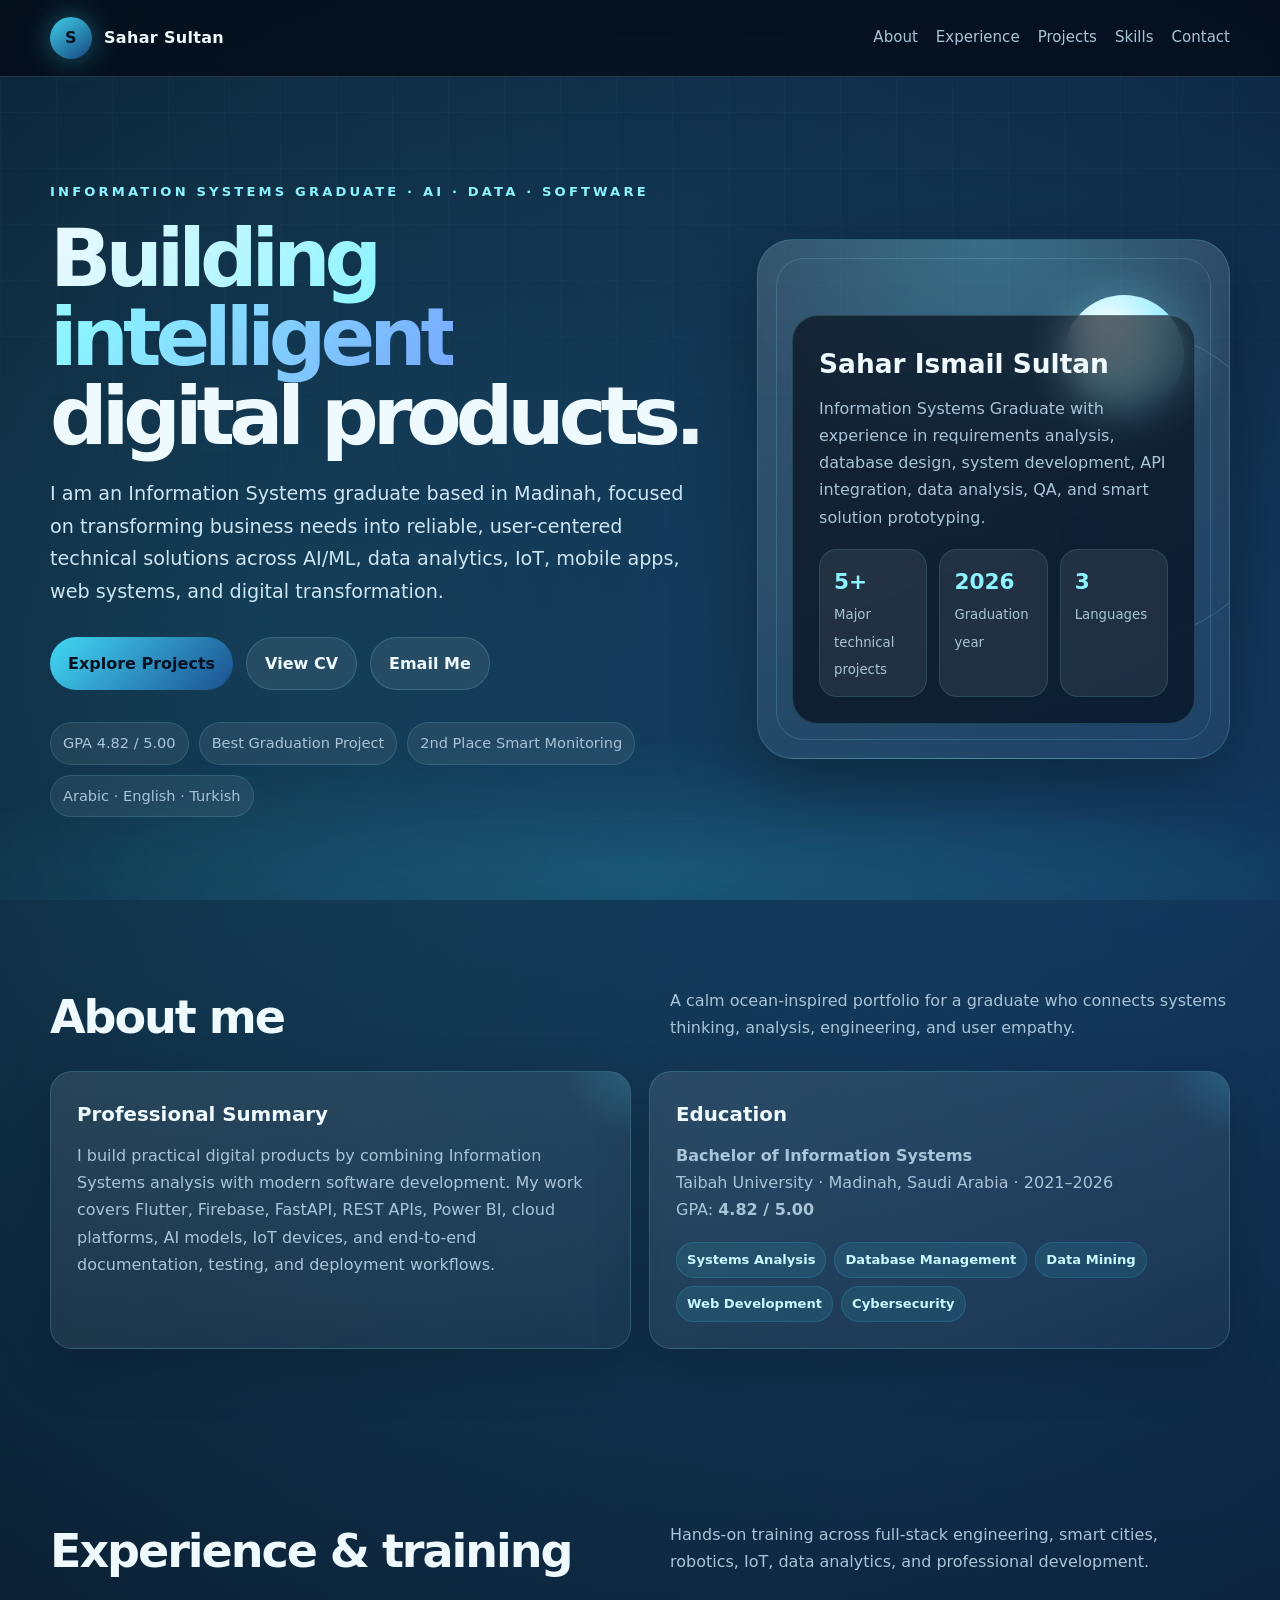
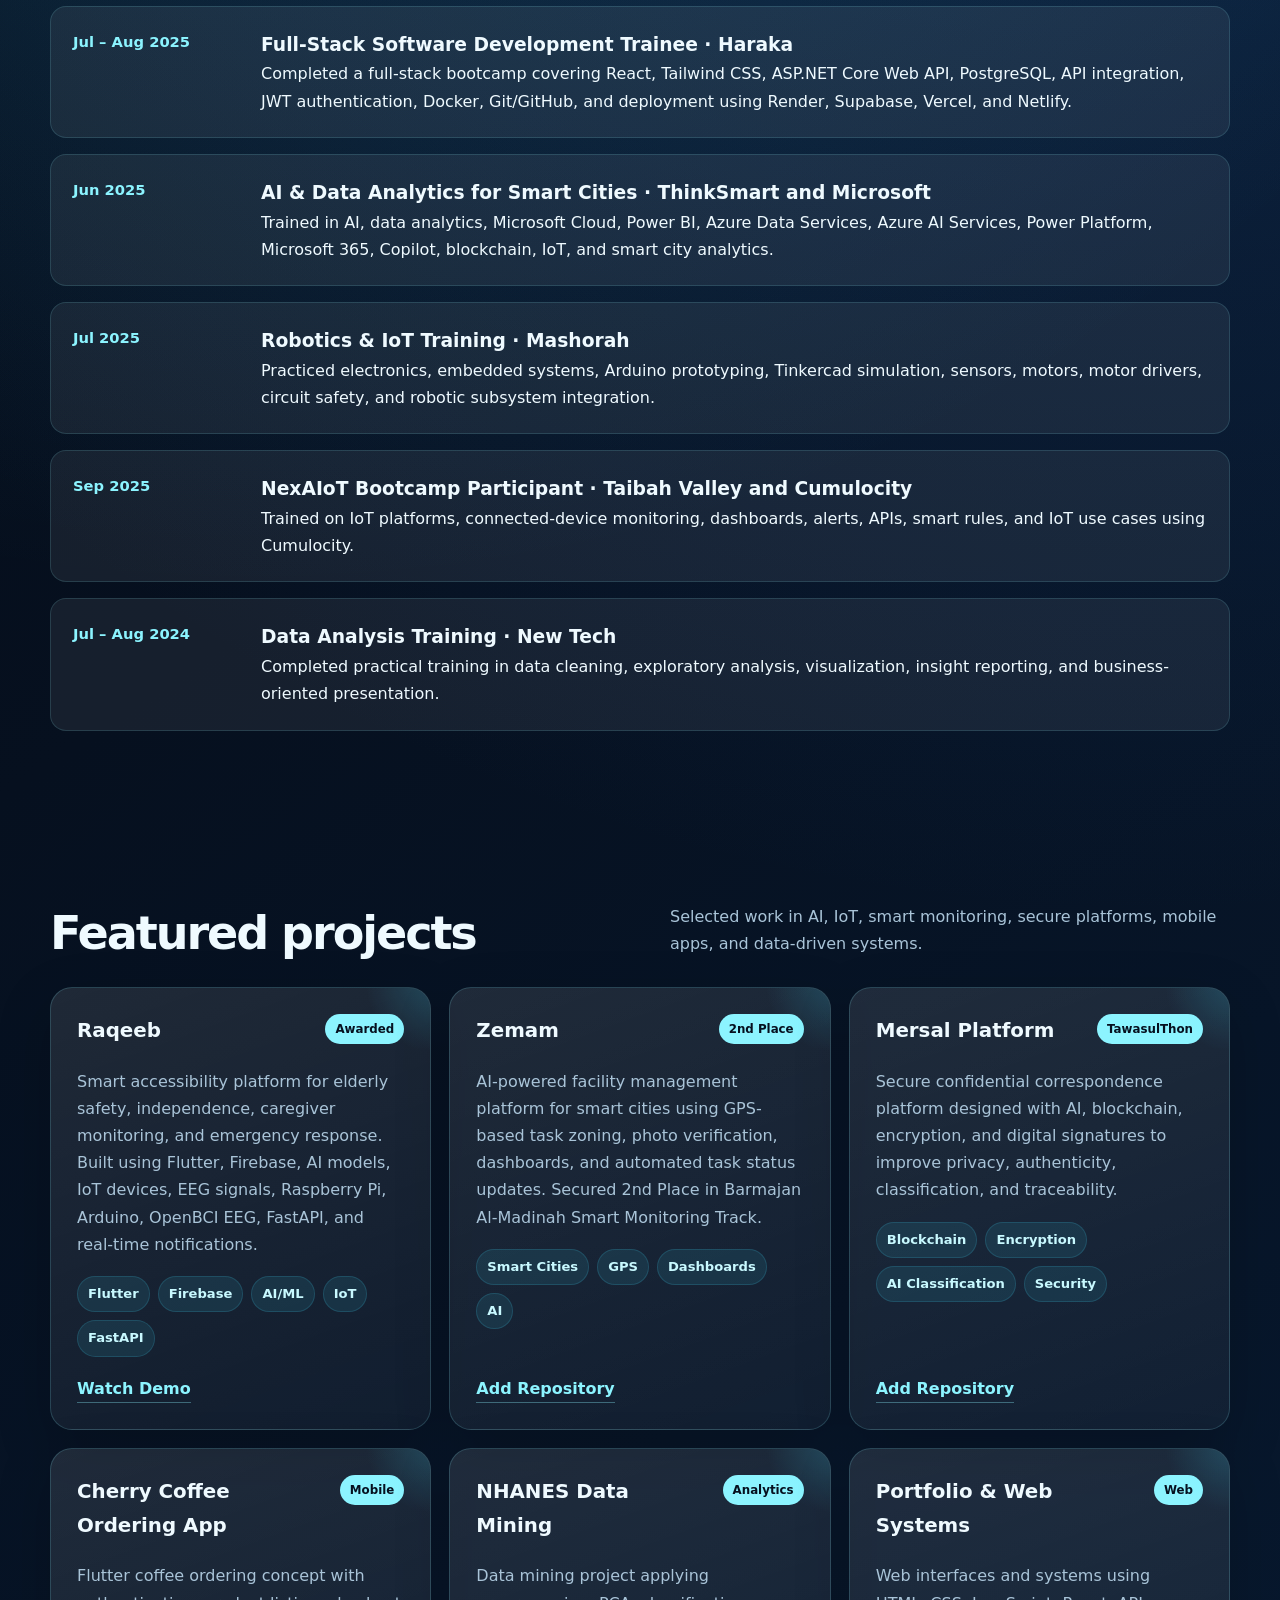
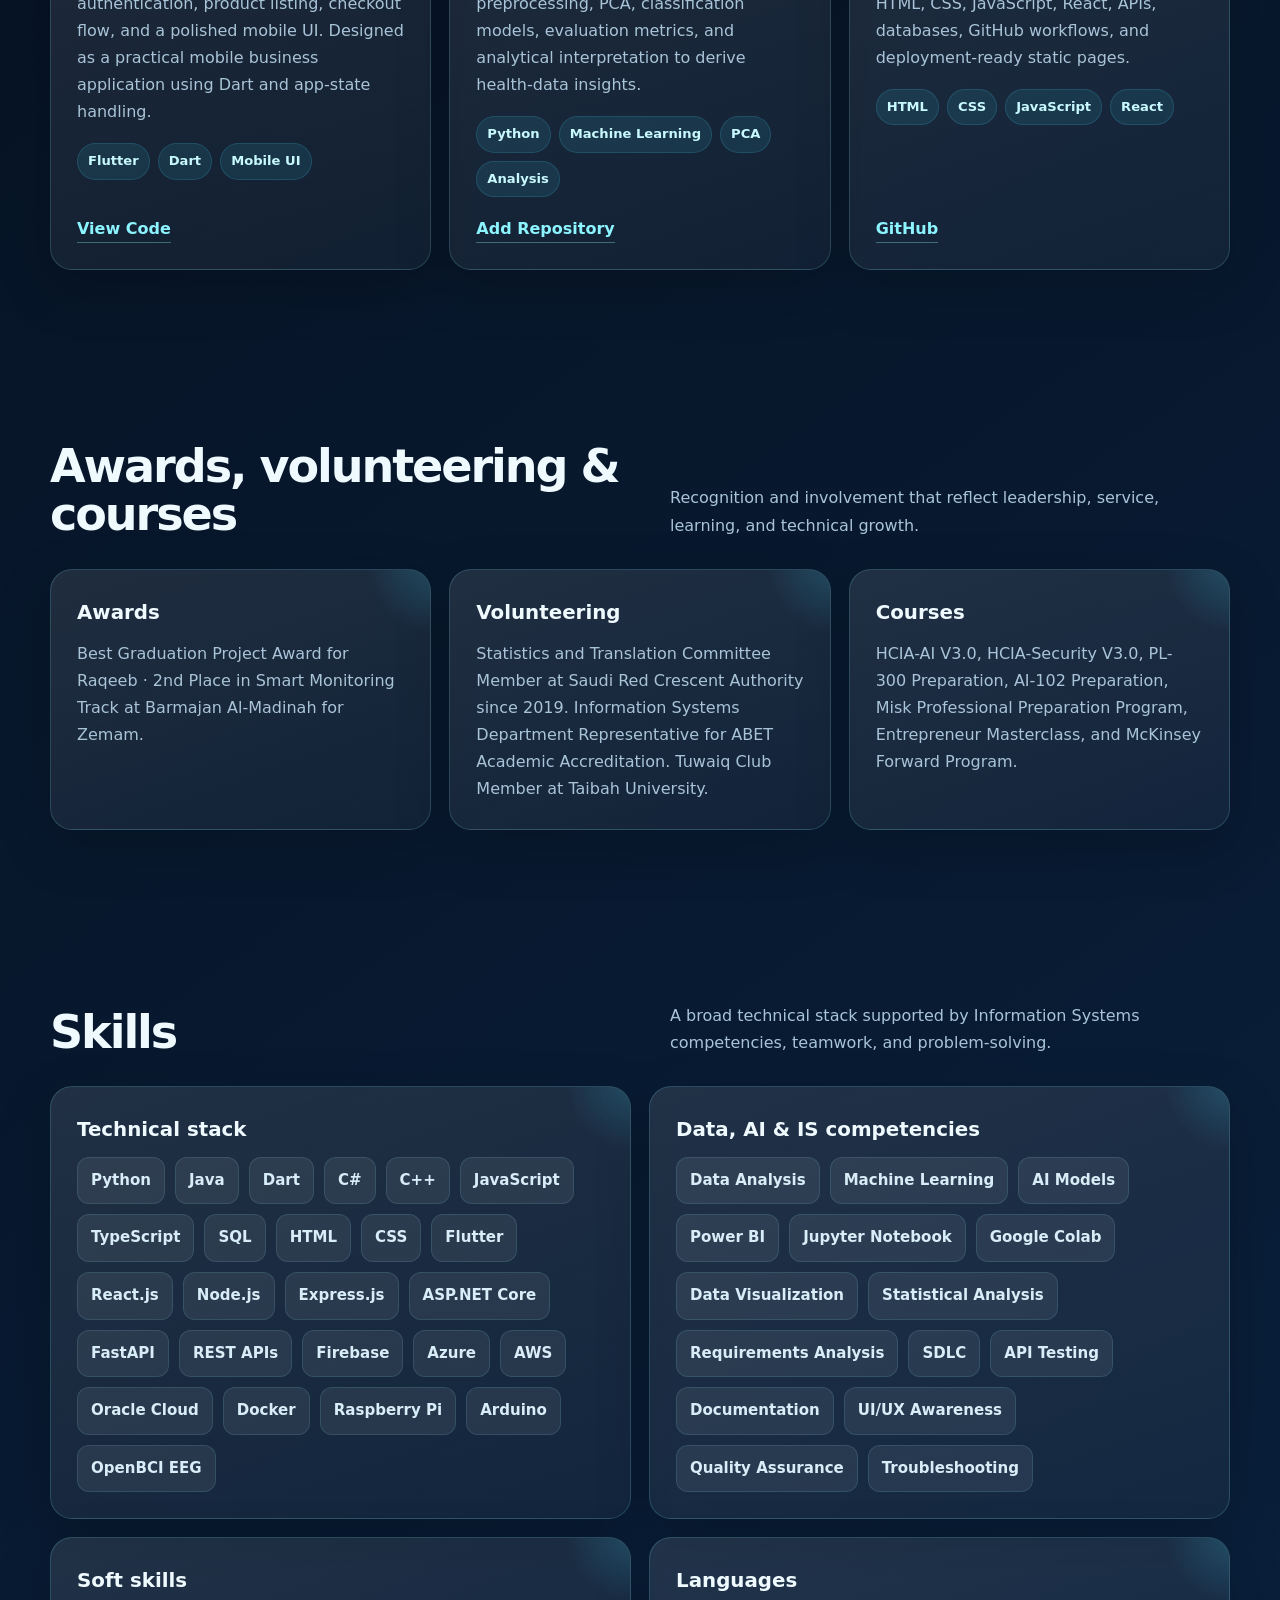
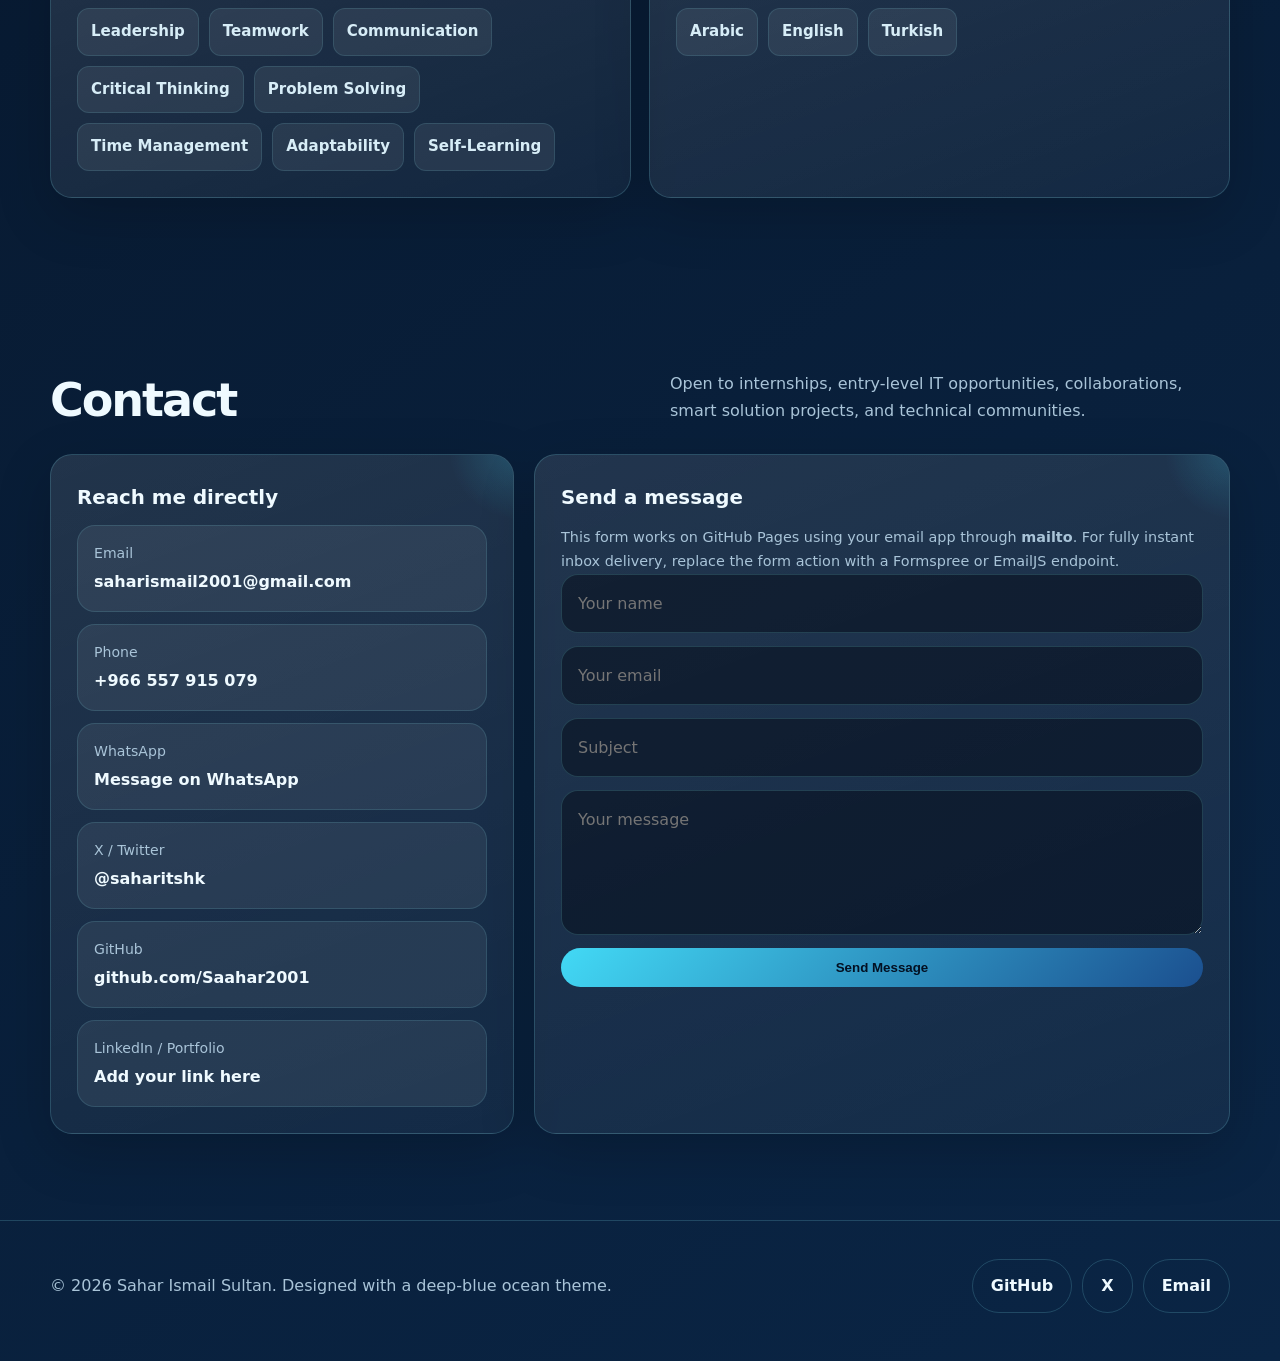
<file: sahar_portfolio_index.html>
<!DOCTYPE html>
<html lang="en">
<head>
  <meta charset="UTF-8" />
  <meta name="viewport" content="width=device-width, initial-scale=1.0" />
  <meta name="description" content="Sahar Ismail Sultan — Information Systems Graduate portfolio in AI, Data Analysis, IoT, Flutter, Software Development, and Smart Digital Solutions." />
  <meta name="author" content="Sahar Ismail Sultan" />
  <meta property="og:title" content="Sahar Ismail Sultan | Portfolio" />
  <meta property="og:description" content="Information Systems Graduate | Data Analysis | AI/ML | Software Development" />
  <meta property="og:type" content="website" />
  <title>Sahar Ismail Sultan | Portfolio</title>

  <style>
    :root {
      --bg: #06101f;
      --bg-2: #091b33;
      --navy: #0b1f3a;
      --deep: #0a2545;
      --blue: #1b4f8f;
      --cyan: #42d9f5;
      --aqua: #8cf4ff;
      --pearl: #effaff;
      --muted: #a9c4d8;
      --glass: rgba(255, 255, 255, 0.08);
      --glass-strong: rgba(255, 255, 255, 0.13);
      --border: rgba(140, 244, 255, 0.18);
      --shadow: 0 24px 80px rgba(0, 0, 0, 0.35);
      --radius-xl: 30px;
      --radius-lg: 22px;
      --radius-md: 16px;
      --max: 1180px;
    }

    * {
      box-sizing: border-box;
      margin: 0;
      padding: 0;
      scroll-behavior: smooth;
    }

    body {
      font-family: Inter, ui-sans-serif, system-ui, -apple-system, BlinkMacSystemFont, "Segoe UI", sans-serif;
      color: var(--pearl);
      background:
        radial-gradient(circle at 20% 10%, rgba(66, 217, 245, 0.18), transparent 28%),
        radial-gradient(circle at 90% 12%, rgba(27, 79, 143, 0.50), transparent 32%),
        linear-gradient(145deg, #030712 0%, #06101f 34%, #0a2545 100%);
      line-height: 1.7;
      overflow-x: hidden;
    }

    body::before {
      content: "";
      position: fixed;
      inset: 0;
      z-index: -3;
      background-image:
        linear-gradient(rgba(140,244,255,0.035) 1px, transparent 1px),
        linear-gradient(90deg, rgba(140,244,255,0.035) 1px, transparent 1px);
      background-size: 56px 56px;
      mask-image: linear-gradient(to bottom, rgba(0,0,0,1), transparent 86%);
    }

    .ocean {
      position: fixed;
      inset: auto 0 0 0;
      height: 40vh;
      z-index: -2;
      pointer-events: none;
      opacity: 0.82;
      overflow: hidden;
    }

    .wave {
      position: absolute;
      left: -10%;
      bottom: -90px;
      width: 120%;
      height: 260px;
      background: radial-gradient(ellipse at center, rgba(66,217,245,0.13) 0%, rgba(66,217,245,0.05) 42%, transparent 70%);
      border-radius: 43%;
      animation: drift 14s ease-in-out infinite alternate;
      filter: blur(2px);
    }

    .wave:nth-child(2) {
      bottom: -125px;
      animation-duration: 19s;
      opacity: 0.65;
      transform: scaleX(1.2);
    }

    .wave:nth-child(3) {
      bottom: -155px;
      animation-duration: 24s;
      opacity: 0.48;
      transform: scaleX(1.4);
    }

    @keyframes drift {
      from { transform: translateX(-3%) rotate(0deg); }
      to { transform: translateX(3%) rotate(2deg); }
    }

    a {
      color: inherit;
      text-decoration: none;
    }

    .container {
      width: min(var(--max), calc(100% - 34px));
      margin: 0 auto;
    }

    header {
      position: sticky;
      top: 0;
      z-index: 20;
      backdrop-filter: blur(20px);
      background: rgba(3, 7, 18, 0.72);
      border-bottom: 1px solid var(--border);
    }

    .nav {
      height: 76px;
      display: flex;
      align-items: center;
      justify-content: space-between;
      gap: 20px;
    }

    .brand {
      display: flex;
      align-items: center;
      gap: 12px;
      font-weight: 800;
      letter-spacing: 0.02em;
    }

    .logo {
      width: 42px;
      height: 42px;
      border-radius: 50%;
      display: grid;
      place-items: center;
      background: linear-gradient(145deg, rgba(66,217,245,0.95), rgba(27,79,143,0.85));
      color: #031022;
      box-shadow: 0 0 28px rgba(66,217,245,0.38);
      font-weight: 900;
    }

    nav ul {
      list-style: none;
      display: flex;
      align-items: center;
      gap: 18px;
      color: var(--muted);
      font-size: 0.94rem;
    }

    nav a:hover {
      color: var(--aqua);
    }

    .btn {
      display: inline-flex;
      align-items: center;
      justify-content: center;
      gap: 10px;
      border: 1px solid var(--border);
      border-radius: 999px;
      padding: 12px 18px;
      background: rgba(255, 255, 255, 0.08);
      color: var(--pearl);
      transition: 0.25s ease;
      font-weight: 700;
      cursor: pointer;
    }

    .btn:hover {
      transform: translateY(-2px);
      border-color: rgba(140,244,255,0.55);
      box-shadow: 0 14px 35px rgba(66,217,245,0.14);
    }

    .btn.primary {
      background: linear-gradient(135deg, #42d9f5, #1b4f8f);
      color: #031022;
      border: 0;
    }

    .btn.ghost {
      background: transparent;
    }

    .hero {
      min-height: calc(100vh - 76px);
      display: grid;
      grid-template-columns: 1.16fr 0.84fr;
      align-items: center;
      gap: 54px;
      padding: 78px 0 58px;
    }

    .eyebrow {
      color: var(--aqua);
      text-transform: uppercase;
      font-size: 0.82rem;
      letter-spacing: 0.24em;
      font-weight: 800;
      margin-bottom: 16px;
    }

    h1 {
      font-size: clamp(2.75rem, 6.3vw, 6.35rem);
      line-height: 0.98;
      letter-spacing: -0.075em;
      margin-bottom: 22px;
    }

    .gradient {
      background: linear-gradient(120deg, var(--pearl), var(--aqua) 48%, #77a9ff);
      -webkit-background-clip: text;
      background-clip: text;
      color: transparent;
    }

    .lead {
      color: #cce6f5;
      font-size: clamp(1.04rem, 1.5vw, 1.2rem);
      max-width: 720px;
      margin-bottom: 28px;
    }

    .hero-actions {
      display: flex;
      flex-wrap: wrap;
      gap: 13px;
      margin-bottom: 32px;
    }

    .quick {
      display: flex;
      flex-wrap: wrap;
      gap: 10px;
    }

    .pill {
      padding: 8px 12px;
      border-radius: 999px;
      background: rgba(255,255,255,0.07);
      border: 1px solid rgba(140,244,255,0.14);
      color: var(--muted);
      font-size: 0.91rem;
    }

    .hero-card {
      position: relative;
      min-height: 520px;
      border-radius: 36px;
      background:
        linear-gradient(160deg, rgba(255,255,255,0.15), rgba(255,255,255,0.045)),
        radial-gradient(circle at 50% 0%, rgba(66,217,245,0.22), transparent 45%);
      border: 1px solid var(--border);
      box-shadow: var(--shadow);
      overflow: hidden;
    }

    .hero-card::before {
      content: "";
      position: absolute;
      inset: 18px;
      border: 1px solid rgba(140,244,255,0.18);
      border-radius: 28px;
    }

    .moon {
      position: absolute;
      width: 120px;
      height: 120px;
      right: 45px;
      top: 55px;
      border-radius: 50%;
      background: radial-gradient(circle at 35% 30%, #ffffff, #9defff 55%, #2666aa);
      box-shadow: 0 0 50px rgba(140,244,255,0.32);
    }

    .orbit {
      position: absolute;
      width: 310px;
      height: 310px;
      border: 1px solid rgba(140,244,255,0.2);
      border-radius: 50%;
      top: 90px;
      right: -55px;
      animation: spin 30s linear infinite;
    }

    @keyframes spin {
      to { transform: rotate(360deg); }
    }

    .profile-panel {
      position: absolute;
      left: 34px;
      right: 34px;
      bottom: 34px;
      padding: 26px;
      border-radius: 26px;
      background: rgba(3, 7, 18, 0.62);
      border: 1px solid rgba(140,244,255,0.17);
      backdrop-filter: blur(18px);
    }

    .profile-panel h2 {
      font-size: 1.65rem;
      margin-bottom: 8px;
    }

    .profile-panel p {
      color: var(--muted);
      margin-bottom: 18px;
    }

    .metrics {
      display: grid;
      grid-template-columns: repeat(3, 1fr);
      gap: 12px;
    }

    .metric {
      border-radius: 18px;
      padding: 14px;
      background: rgba(255,255,255,0.08);
      border: 1px solid rgba(140,244,255,0.13);
    }

    .metric strong {
      display: block;
      font-size: 1.35rem;
      color: var(--aqua);
    }

    .metric span {
      color: var(--muted);
      font-size: 0.83rem;
    }

    section {
      padding: 86px 0;
    }

    .section-title {
      display: flex;
      align-items: end;
      justify-content: space-between;
      gap: 20px;
      margin-bottom: 30px;
    }

    .section-title h2 {
      font-size: clamp(2rem, 3.6vw, 3.35rem);
      letter-spacing: -0.045em;
      line-height: 1.05;
    }

    .section-title p {
      color: var(--muted);
      max-width: 560px;
    }

    .grid {
      display: grid;
      gap: 18px;
    }

    .grid.two { grid-template-columns: repeat(2, 1fr); }
    .grid.three { grid-template-columns: repeat(3, 1fr); }

    .card {
      position: relative;
      padding: 26px;
      border-radius: var(--radius-lg);
      background: linear-gradient(160deg, rgba(255,255,255,0.10), rgba(255,255,255,0.045));
      border: 1px solid var(--border);
      box-shadow: 0 18px 55px rgba(0,0,0,0.18);
      overflow: hidden;
    }

    .card::after {
      content: "";
      position: absolute;
      width: 150px;
      height: 150px;
      right: -80px;
      top: -80px;
      background: radial-gradient(circle, rgba(66,217,245,0.20), transparent 65%);
      pointer-events: none;
    }

    .card h3 {
      font-size: 1.24rem;
      margin-bottom: 10px;
    }

    .card p, .card li {
      color: var(--muted);
    }

    .tag-row {
      display: flex;
      flex-wrap: wrap;
      gap: 8px;
      margin-top: 18px;
    }

    .tag {
      padding: 6px 10px;
      border-radius: 999px;
      background: rgba(66,217,245,0.10);
      border: 1px solid rgba(66,217,245,0.16);
      color: #c8f9ff;
      font-size: 0.82rem;
      font-weight: 650;
    }

    .timeline {
      position: relative;
      display: grid;
      gap: 16px;
    }

    .timeline-item {
      display: grid;
      grid-template-columns: 170px 1fr;
      gap: 18px;
      padding: 22px;
      border-radius: var(--radius-md);
      background: rgba(255,255,255,0.065);
      border: 1px solid rgba(140,244,255,0.14);
    }

    .date {
      color: var(--aqua);
      font-weight: 800;
      font-size: 0.92rem;
    }

    .skill-cloud {
      display: flex;
      flex-wrap: wrap;
      gap: 10px;
    }

    .skill {
      padding: 10px 13px;
      border-radius: 12px;
      background: rgba(255,255,255,0.075);
      border: 1px solid rgba(140,244,255,0.12);
      color: #d7edf7;
      font-weight: 650;
      font-size: 0.94rem;
    }

    .project-card {
      min-height: 100%;
      display: flex;
      flex-direction: column;
    }

    .project-top {
      display: flex;
      justify-content: space-between;
      gap: 16px;
      align-items: flex-start;
      margin-bottom: 10px;
    }

    .badge {
      white-space: nowrap;
      color: #06101f;
      background: var(--aqua);
      border-radius: 999px;
      padding: 5px 10px;
      font-size: 0.74rem;
      font-weight: 900;
    }

    .project-card .links {
      margin-top: auto;
      padding-top: 18px;
      display: flex;
      flex-wrap: wrap;
      gap: 10px;
    }

    .link {
      font-weight: 800;
      color: var(--aqua);
      border-bottom: 1px solid rgba(140,244,255,0.35);
    }

    .contact-wrap {
      display: grid;
      grid-template-columns: 0.8fr 1.2fr;
      gap: 20px;
      align-items: stretch;
    }

    .contact-list {
      display: grid;
      gap: 12px;
    }

    .contact-item {
      padding: 16px;
      border-radius: 18px;
      background: rgba(255,255,255,0.07);
      border: 1px solid rgba(140,244,255,0.13);
    }

    .contact-item span {
      display: block;
      color: var(--muted);
      font-size: 0.88rem;
      margin-bottom: 2px;
    }

    .contact-item a {
      color: var(--pearl);
      font-weight: 750;
      word-break: break-word;
    }

    form {
      display: grid;
      gap: 13px;
    }

    input, textarea {
      width: 100%;
      border: 1px solid rgba(140,244,255,0.16);
      border-radius: 17px;
      background: rgba(3, 7, 18, 0.45);
      color: var(--pearl);
      padding: 15px 16px;
      font: inherit;
      outline: none;
    }

    textarea {
      min-height: 145px;
      resize: vertical;
    }

    input:focus, textarea:focus {
      border-color: rgba(140,244,255,0.62);
      box-shadow: 0 0 0 4px rgba(66,217,245,0.08);
    }

    .note {
      color: var(--muted);
      font-size: 0.9rem;
    }

    footer {
      padding: 38px 0 48px;
      border-top: 1px solid var(--border);
      color: var(--muted);
    }

    .footer-grid {
      display: flex;
      justify-content: space-between;
      flex-wrap: wrap;
      gap: 16px;
      align-items: center;
    }

    .socials {
      display: flex;
      flex-wrap: wrap;
      gap: 10px;
    }

    .reveal {
      opacity: 0;
      transform: translateY(18px);
      transition: 0.7s ease;
    }

    .reveal.active {
      opacity: 1;
      transform: translateY(0);
    }

    .mobile-menu {
      display: none;
    }

    @media (max-width: 950px) {
      nav ul {
        display: none;
      }

      .mobile-menu {
        display: inline-flex;
      }

      .hero,
      .grid.two,
      .grid.three,
      .contact-wrap {
        grid-template-columns: 1fr;
      }

      .hero {
        padding-top: 52px;
      }

      .hero-card {
        min-height: 460px;
      }

      .timeline-item {
        grid-template-columns: 1fr;
      }
    }

    @media (max-width: 600px) {
      .container {
        width: min(100% - 24px, var(--max));
      }

      .nav {
        height: 68px;
      }

      .hero {
        padding-top: 38px;
      }

      .hero-card {
        min-height: 500px;
      }

      .profile-panel {
        left: 18px;
        right: 18px;
        bottom: 18px;
        padding: 20px;
      }

      .metrics {
        grid-template-columns: 1fr;
      }

      .section-title {
        display: block;
      }

      section {
        padding: 64px 0;
      }
    }
  </style>
</head>

<body>
  <div class="ocean" aria-hidden="true">
    <div class="wave"></div>
    <div class="wave"></div>
    <div class="wave"></div>
  </div>

  <header>
    <div class="container nav">
      <a class="brand" href="#home" aria-label="Sahar Portfolio Home">
        <span class="logo">S</span>
        <span>Sahar Sultan</span>
      </a>

      <nav aria-label="Main navigation">
        <ul>
          <li><a href="#about">About</a></li>
          <li><a href="#experience">Experience</a></li>
          <li><a href="#projects">Projects</a></li>
          <li><a href="#skills">Skills</a></li>
          <li><a href="#contact">Contact</a></li>
        </ul>
      </nav>

      <a class="btn ghost mobile-menu" href="#contact">Contact</a>
    </div>
  </header>

  <main id="home">
    <section class="container hero">
      <div class="reveal">
        <p class="eyebrow">Information Systems Graduate · AI · Data · Software</p>
        <h1><span class="gradient">Building intelligent</span><br />digital products.</h1>
        <p class="lead">
          I am an Information Systems graduate based in Madinah, focused on transforming business needs into reliable,
          user-centered technical solutions across AI/ML, data analytics, IoT, mobile apps, web systems, and digital transformation.
        </p>

        <div class="hero-actions">
          <a class="btn primary" href="#projects">Explore Projects</a>
          <a class="btn" href="https://drive.google.com/file/d/1yS_32CHGVR3nXugOpsURwoTXITTkG_Pg/view?usp=drivesdk" target="_blank" rel="noopener">View CV</a>
          <a class="btn" href="mailto:saharismail2001@gmail.com">Email Me</a>
        </div>

        <div class="quick" aria-label="Highlights">
          <span class="pill">GPA 4.82 / 5.00</span>
          <span class="pill">Best Graduation Project</span>
          <span class="pill">2nd Place Smart Monitoring</span>
          <span class="pill">Arabic · English · Turkish</span>
        </div>
      </div>

      <aside class="hero-card reveal" aria-label="Profile highlight">
        <div class="moon"></div>
        <div class="orbit"></div>
        <div class="profile-panel">
          <h2>Sahar Ismail Sultan</h2>
          <p>
            Information Systems Graduate with experience in requirements analysis, database design, system development,
            API integration, data analysis, QA, and smart solution prototyping.
          </p>

          <div class="metrics">
            <div class="metric">
              <strong>5+</strong>
              <span>Major technical projects</span>
            </div>
            <div class="metric">
              <strong>2026</strong>
              <span>Graduation year</span>
            </div>
            <div class="metric">
              <strong>3</strong>
              <span>Languages</span>
            </div>
          </div>
        </div>
      </aside>
    </section>

    <section id="about" class="container">
      <div class="section-title reveal">
        <h2>About me</h2>
        <p>
          A calm ocean-inspired portfolio for a graduate who connects systems thinking, analysis, engineering, and user empathy.
        </p>
      </div>

      <div class="grid two">
        <article class="card reveal">
          <h3>Professional Summary</h3>
          <p>
            I build practical digital products by combining Information Systems analysis with modern software development.
            My work covers Flutter, Firebase, FastAPI, REST APIs, Power BI, cloud platforms, AI models, IoT devices, and
            end-to-end documentation, testing, and deployment workflows.
          </p>
        </article>

        <article class="card reveal">
          <h3>Education</h3>
          <p>
            <strong>Bachelor of Information Systems</strong><br />
            Taibah University · Madinah, Saudi Arabia · 2021–2026<br />
            GPA: <strong>4.82 / 5.00</strong>
          </p>
          <div class="tag-row">
            <span class="tag">Systems Analysis</span>
            <span class="tag">Database Management</span>
            <span class="tag">Data Mining</span>
            <span class="tag">Web Development</span>
            <span class="tag">Cybersecurity</span>
          </div>
        </article>
      </div>
    </section>

    <section id="experience" class="container">
      <div class="section-title reveal">
        <h2>Experience & training</h2>
        <p>Hands-on training across full-stack engineering, smart cities, robotics, IoT, data analytics, and professional development.</p>
      </div>

      <div class="timeline">
        <div class="timeline-item reveal">
          <div class="date">Jul – Aug 2025</div>
          <div>
            <h3>Full-Stack Software Development Trainee · Haraka</h3>
            <p>
              Completed a full-stack bootcamp covering React, Tailwind CSS, ASP.NET Core Web API, PostgreSQL, API integration,
              JWT authentication, Docker, Git/GitHub, and deployment using Render, Supabase, Vercel, and Netlify.
            </p>
          </div>
        </div>

        <div class="timeline-item reveal">
          <div class="date">Jun 2025</div>
          <div>
            <h3>AI & Data Analytics for Smart Cities · ThinkSmart and Microsoft</h3>
            <p>
              Trained in AI, data analytics, Microsoft Cloud, Power BI, Azure Data Services, Azure AI Services, Power Platform,
              Microsoft 365, Copilot, blockchain, IoT, and smart city analytics.
            </p>
          </div>
        </div>

        <div class="timeline-item reveal">
          <div class="date">Jul 2025</div>
          <div>
            <h3>Robotics & IoT Training · Mashorah</h3>
            <p>
              Practiced electronics, embedded systems, Arduino prototyping, Tinkercad simulation, sensors, motors, motor drivers,
              circuit safety, and robotic subsystem integration.
            </p>
          </div>
        </div>

        <div class="timeline-item reveal">
          <div class="date">Sep 2025</div>
          <div>
            <h3>NexAIoT Bootcamp Participant · Taibah Valley and Cumulocity</h3>
            <p>
              Trained on IoT platforms, connected-device monitoring, dashboards, alerts, APIs, smart rules, and IoT use cases using Cumulocity.
            </p>
          </div>
        </div>

        <div class="timeline-item reveal">
          <div class="date">Jul – Aug 2024</div>
          <div>
            <h3>Data Analysis Training · New Tech</h3>
            <p>
              Completed practical training in data cleaning, exploratory analysis, visualization, insight reporting, and business-oriented presentation.
            </p>
          </div>
        </div>
      </div>
    </section>

    <section id="projects" class="container">
      <div class="section-title reveal">
        <h2>Featured projects</h2>
        <p>Selected work in AI, IoT, smart monitoring, secure platforms, mobile apps, and data-driven systems.</p>
      </div>

      <div class="grid three">
        <article class="card project-card reveal">
          <div class="project-top">
            <h3>Raqeeb</h3>
            <span class="badge">Awarded</span>
          </div>
          <p>
            Smart accessibility platform for elderly safety, independence, caregiver monitoring, and emergency response.
            Built using Flutter, Firebase, AI models, IoT devices, EEG signals, Raspberry Pi, Arduino, OpenBCI EEG, FastAPI,
            and real-time notifications.
          </p>
          <div class="tag-row">
            <span class="tag">Flutter</span>
            <span class="tag">Firebase</span>
            <span class="tag">AI/ML</span>
            <span class="tag">IoT</span>
            <span class="tag">FastAPI</span>
          </div>
          <div class="links">
            <a class="link" href="https://youtu.be/xKBw1Zz2XBA?si=POylILyWUGQEKoeD" target="_blank" rel="noopener">Watch Demo</a>
          </div>
        </article>

        <article class="card project-card reveal">
          <div class="project-top">
            <h3>Zemam</h3>
            <span class="badge">2nd Place</span>
          </div>
          <p>
            AI-powered facility management platform for smart cities using GPS-based task zoning, photo verification,
            dashboards, and automated task status updates. Secured 2nd Place in Barmajan Al-Madinah Smart Monitoring Track.
          </p>
          <div class="tag-row">
            <span class="tag">Smart Cities</span>
            <span class="tag">GPS</span>
            <span class="tag">Dashboards</span>
            <span class="tag">AI</span>
          </div>
          <div class="links">
            <a class="link" href="https://github.com/Saahar2001" target="_blank" rel="noopener">Add Repository</a>
          </div>
        </article>

        <article class="card project-card reveal">
          <div class="project-top">
            <h3>Mersal Platform</h3>
            <span class="badge">TawasulThon</span>
          </div>
          <p>
            Secure confidential correspondence platform designed with AI, blockchain, encryption, and digital signatures
            to improve privacy, authenticity, classification, and traceability.
          </p>
          <div class="tag-row">
            <span class="tag">Blockchain</span>
            <span class="tag">Encryption</span>
            <span class="tag">AI Classification</span>
            <span class="tag">Security</span>
          </div>
          <div class="links">
            <a class="link" href="https://github.com/Saahar2001" target="_blank" rel="noopener">Add Repository</a>
          </div>
        </article>

        <article class="card project-card reveal">
          <div class="project-top">
            <h3>Cherry Coffee Ordering App</h3>
            <span class="badge">Mobile</span>
          </div>
          <p>
            Flutter coffee ordering concept with authentication, product listing, checkout flow, and a polished mobile UI.
            Designed as a practical mobile business application using Dart and app-state handling.
          </p>
          <div class="tag-row">
            <span class="tag">Flutter</span>
            <span class="tag">Dart</span>
            <span class="tag">Mobile UI</span>
          </div>
          <div class="links">
            <a class="link" href="https://github.com/Saahar2001/cherry-coffee-shop-using-dart" target="_blank" rel="noopener">View Code</a>
          </div>
        </article>

        <article class="card project-card reveal">
          <div class="project-top">
            <h3>NHANES Data Mining</h3>
            <span class="badge">Analytics</span>
          </div>
          <p>
            Data mining project applying preprocessing, PCA, classification models, evaluation metrics, and analytical interpretation
            to derive health-data insights.
          </p>
          <div class="tag-row">
            <span class="tag">Python</span>
            <span class="tag">Machine Learning</span>
            <span class="tag">PCA</span>
            <span class="tag">Analysis</span>
          </div>
          <div class="links">
            <a class="link" href="https://github.com/Saahar2001" target="_blank" rel="noopener">Add Repository</a>
          </div>
        </article>

        <article class="card project-card reveal">
          <div class="project-top">
            <h3>Portfolio & Web Systems</h3>
            <span class="badge">Web</span>
          </div>
          <p>
            Web interfaces and systems using HTML, CSS, JavaScript, React, APIs, databases, GitHub workflows, and deployment-ready static pages.
          </p>
          <div class="tag-row">
            <span class="tag">HTML</span>
            <span class="tag">CSS</span>
            <span class="tag">JavaScript</span>
            <span class="tag">React</span>
          </div>
          <div class="links">
            <a class="link" href="https://github.com/Saahar2001" target="_blank" rel="noopener">GitHub</a>
          </div>
        </article>
      </div>
    </section>

    <section class="container">
      <div class="section-title reveal">
        <h2>Awards, volunteering & courses</h2>
        <p>Recognition and involvement that reflect leadership, service, learning, and technical growth.</p>
      </div>

      <div class="grid three">
        <article class="card reveal">
          <h3>Awards</h3>
          <p>Best Graduation Project Award for Raqeeb · 2nd Place in Smart Monitoring Track at Barmajan Al-Madinah for Zemam.</p>
        </article>

        <article class="card reveal">
          <h3>Volunteering</h3>
          <p>
            Statistics and Translation Committee Member at Saudi Red Crescent Authority since 2019.
            Information Systems Department Representative for ABET Academic Accreditation.
            Tuwaiq Club Member at Taibah University.
          </p>
        </article>

        <article class="card reveal">
          <h3>Courses</h3>
          <p>
            HCIA-AI V3.0, HCIA-Security V3.0, PL-300 Preparation, AI-102 Preparation,
            Misk Professional Preparation Program, Entrepreneur Masterclass, and McKinsey Forward Program.
          </p>
        </article>
      </div>
    </section>

    <section id="skills" class="container">
      <div class="section-title reveal">
        <h2>Skills</h2>
        <p>A broad technical stack supported by Information Systems competencies, teamwork, and problem-solving.</p>
      </div>

      <div class="grid two">
        <article class="card reveal">
          <h3>Technical stack</h3>
          <div class="skill-cloud">
            <span class="skill">Python</span><span class="skill">Java</span><span class="skill">Dart</span>
            <span class="skill">C#</span><span class="skill">C++</span><span class="skill">JavaScript</span>
            <span class="skill">TypeScript</span><span class="skill">SQL</span><span class="skill">HTML</span>
            <span class="skill">CSS</span><span class="skill">Flutter</span><span class="skill">React.js</span>
            <span class="skill">Node.js</span><span class="skill">Express.js</span><span class="skill">ASP.NET Core</span>
            <span class="skill">FastAPI</span><span class="skill">REST APIs</span><span class="skill">Firebase</span>
            <span class="skill">Azure</span><span class="skill">AWS</span><span class="skill">Oracle Cloud</span>
            <span class="skill">Docker</span><span class="skill">Raspberry Pi</span><span class="skill">Arduino</span>
            <span class="skill">OpenBCI EEG</span>
          </div>
        </article>

        <article class="card reveal">
          <h3>Data, AI & IS competencies</h3>
          <div class="skill-cloud">
            <span class="skill">Data Analysis</span><span class="skill">Machine Learning</span><span class="skill">AI Models</span>
            <span class="skill">Power BI</span><span class="skill">Jupyter Notebook</span><span class="skill">Google Colab</span>
            <span class="skill">Data Visualization</span><span class="skill">Statistical Analysis</span><span class="skill">Requirements Analysis</span>
            <span class="skill">SDLC</span><span class="skill">API Testing</span><span class="skill">Documentation</span>
            <span class="skill">UI/UX Awareness</span><span class="skill">Quality Assurance</span><span class="skill">Troubleshooting</span>
          </div>
        </article>

        <article class="card reveal">
          <h3>Soft skills</h3>
          <div class="skill-cloud">
            <span class="skill">Leadership</span><span class="skill">Teamwork</span><span class="skill">Communication</span>
            <span class="skill">Critical Thinking</span><span class="skill">Problem Solving</span><span class="skill">Time Management</span>
            <span class="skill">Adaptability</span><span class="skill">Self-Learning</span>
          </div>
        </article>

        <article class="card reveal">
          <h3>Languages</h3>
          <div class="skill-cloud">
            <span class="skill">Arabic</span>
            <span class="skill">English</span>
            <span class="skill">Turkish</span>
          </div>
        </article>
      </div>
    </section>

    <section id="contact" class="container">
      <div class="section-title reveal">
        <h2>Contact</h2>
        <p>Open to internships, entry-level IT opportunities, collaborations, smart solution projects, and technical communities.</p>
      </div>

      <div class="contact-wrap">
        <aside class="card reveal">
          <h3>Reach me directly</h3>
          <div class="contact-list">
            <div class="contact-item">
              <span>Email</span>
              <a href="mailto:saharismail2001@gmail.com">saharismail2001@gmail.com</a>
            </div>
            <div class="contact-item">
              <span>Phone</span>
              <a href="tel:+966557915079">+966 557 915 079</a>
            </div>
            <div class="contact-item">
              <span>WhatsApp</span>
              <a href="https://wa.me/966557915079" target="_blank" rel="noopener">Message on WhatsApp</a>
            </div>
            <div class="contact-item">
              <span>X / Twitter</span>
              <a href="https://x.com/saharitshk" target="_blank" rel="noopener">@saharitshk</a>
            </div>
            <div class="contact-item">
              <span>GitHub</span>
              <a href="https://github.com/Saahar2001" target="_blank" rel="noopener">github.com/Saahar2001</a>
            </div>
            <div class="contact-item">
              <span>LinkedIn / Portfolio</span>
              <a href="#" aria-label="Add LinkedIn link here">Add your link here</a>
            </div>
          </div>
        </aside>

        <article class="card reveal">
          <h3>Send a message</h3>
          <p class="note">
            This form works on GitHub Pages using your email app through <strong>mailto</strong>. For fully instant inbox delivery,
            replace the form action with a Formspree or EmailJS endpoint.
          </p>

          <form id="contactForm">
            <input type="text" id="name" name="name" placeholder="Your name" required />
            <input type="email" id="email" name="email" placeholder="Your email" required />
            <input type="text" id="subject" name="subject" placeholder="Subject" required />
            <textarea id="message" name="message" placeholder="Your message" required></textarea>
            <button class="btn primary" type="submit">Send Message</button>
          </form>
        </article>
      </div>
    </section>
  </main>

  <footer>
    <div class="container footer-grid">
      <p>© <span id="year"></span> Sahar Ismail Sultan. Designed with a deep-blue ocean theme.</p>
      <div class="socials">
        <a class="btn ghost" href="https://github.com/Saahar2001" target="_blank" rel="noopener">GitHub</a>
        <a class="btn ghost" href="https://x.com/saharitshk" target="_blank" rel="noopener">X</a>
        <a class="btn ghost" href="mailto:saharismail2001@gmail.com">Email</a>
      </div>
    </div>
  </footer>

  <script>
    const reveals = document.querySelectorAll(".reveal");

    const observer = new IntersectionObserver((entries) => {
      entries.forEach((entry) => {
        if (entry.isIntersecting) {
          entry.target.classList.add("active");
        }
      });
    }, { threshold: 0.12 });

    reveals.forEach((item) => observer.observe(item));

    document.getElementById("year").textContent = new Date().getFullYear();

    document.getElementById("contactForm").addEventListener("submit", function (event) {
      event.preventDefault();

      const name = encodeURIComponent(document.getElementById("name").value.trim());
      const email = encodeURIComponent(document.getElementById("email").value.trim());
      const subject = encodeURIComponent(document.getElementById("subject").value.trim());
      const message = encodeURIComponent(document.getElementById("message").value.trim());

      const body = `Name: ${name}%0D%0AEmail: ${email}%0D%0A%0D%0A${message}`;
      window.location.href = `mailto:saharismail2001@gmail.com?subject=${subject}&body=${body}`;
    });
  </script>
</body>
</html>
</file>
